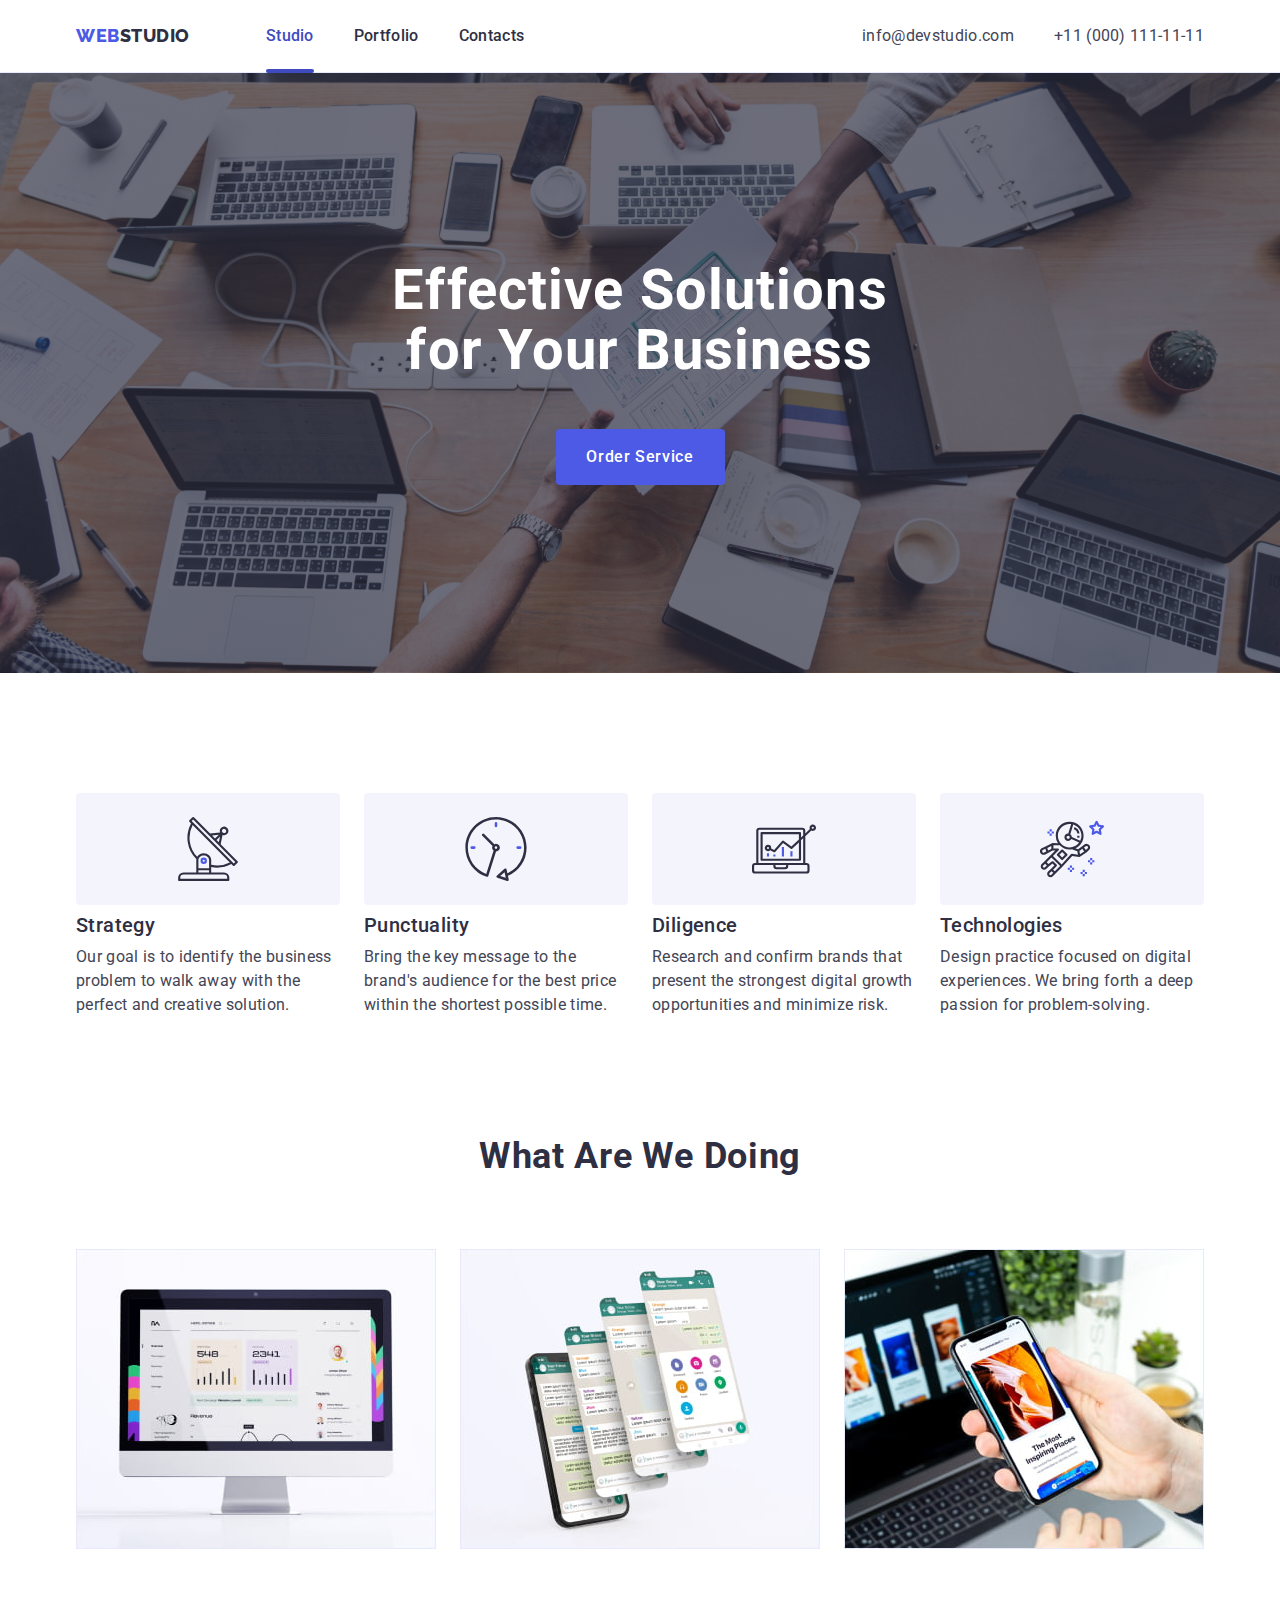
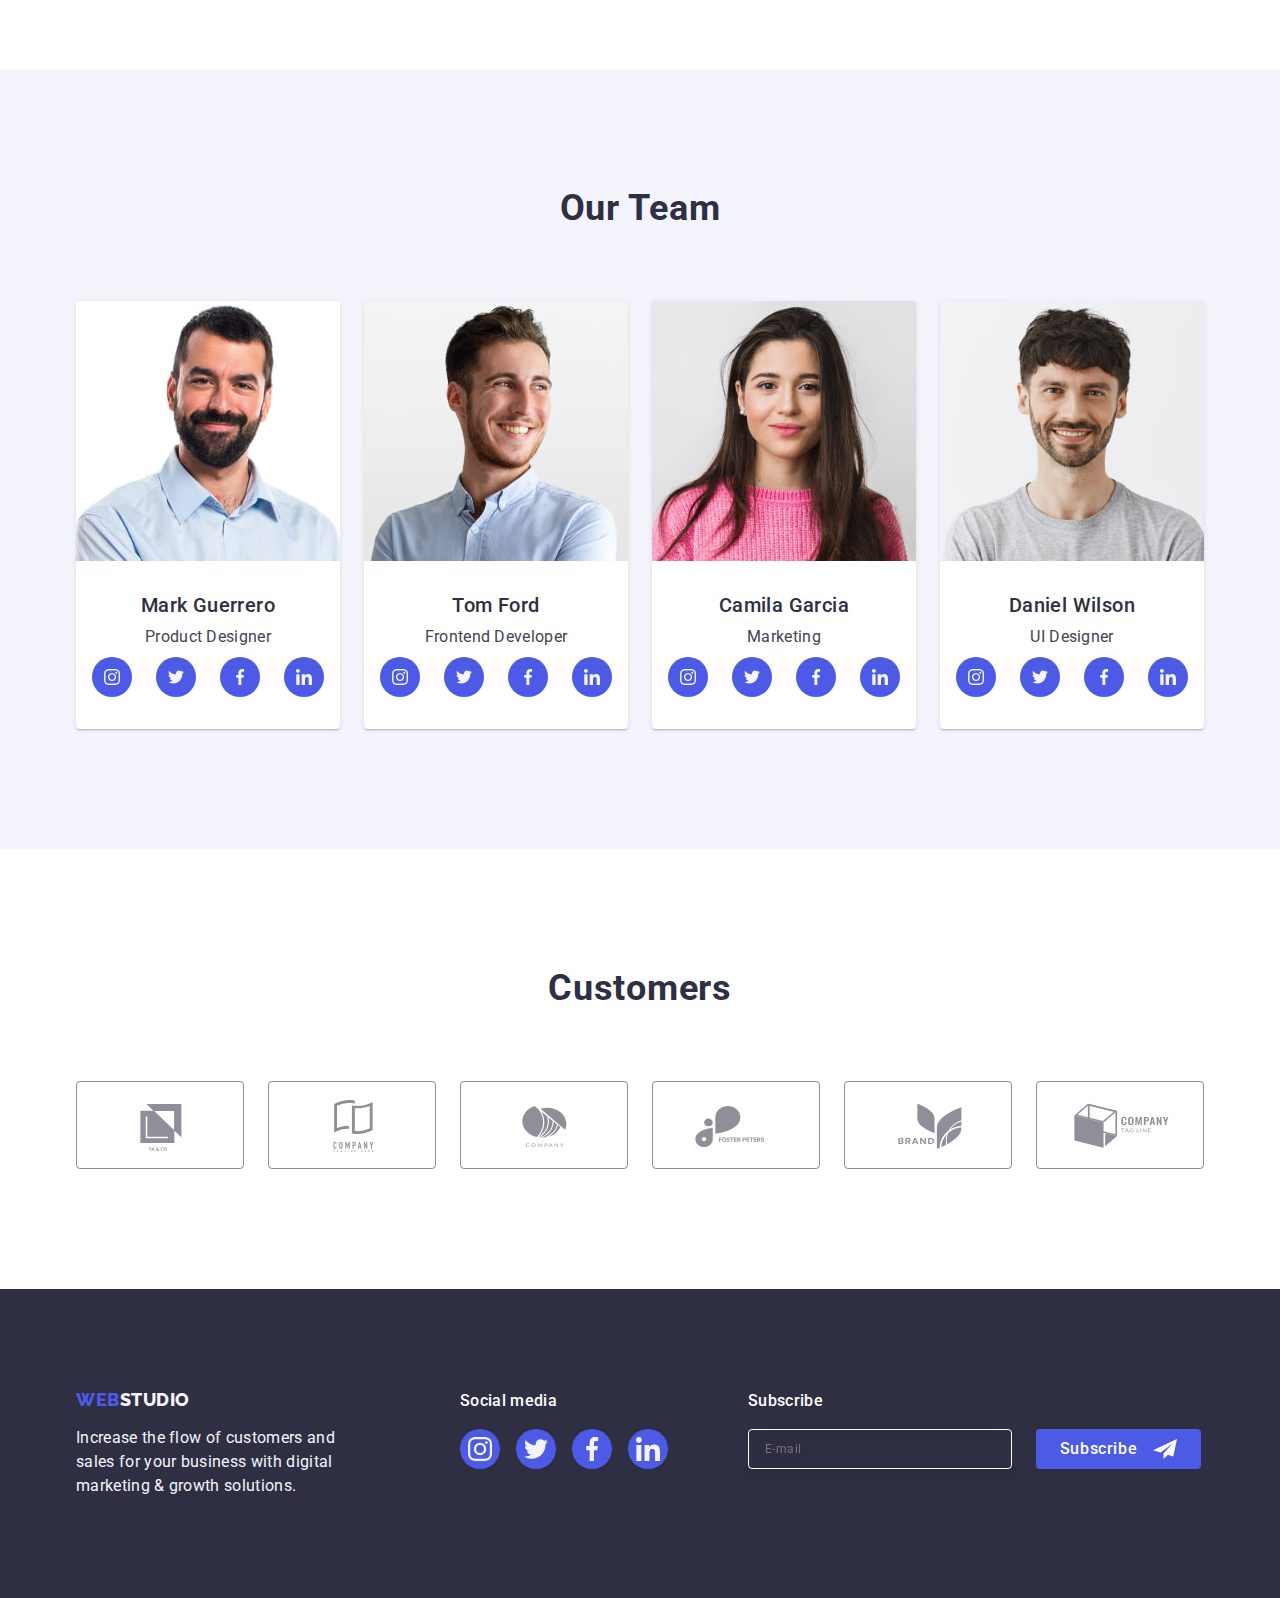
<file: index.html>
<!DOCTYPE html>
<html lang="en">
  <head>
    <meta charset="utf-8" />
    <meta
      name="description"
      content="find effective solutions for your business"
    />
    <title>Effective Solutions for Your Business</title>
    <!--fonts-->
    <link rel="preconnect" href="https://fonts.googleapis.com"/>
    <link rel="preconnect" href="https://fonts.gstatic.com" crossorigin/>
    <link href="https://fonts.googleapis.com/css2?family=Raleway:wght@800&family=Roboto:wght@400;500;700;900&display=swap" rel="stylesheet"/>
   <!-- normalize -->
   <link rel="stylesheet" href="https://cdn.jsdelivr.net/npm/modern-normalize@2.0.0/modern-normalize.min.css"/>
   <!-- Custom styles -->
    <link rel="stylesheet" href="./css/styles.css"/>
  </head>
  <body class="page">
      <header class="header">
        <div class="header-container container">
          <nav class="header-nav">
            <a class="header-logo link" href="./index.html">Web<span class="header-logo-black">Studio</span></a>
            <ul class="header-list list">
              <li class="header-item">
                <a class="header-link active link" href="./index.html">Studio</a>
              </li>
              <li class="header-item">
                <a class="header-link link" href="./portfolio.html">Portfolio</a>
              </li>
              <li class="header-item">
                <a class="header-link link" href="">Contacts</a>
              </li>
            </ul>
          </nav>
                <address class="address">
          <ul class="address-list list">
            <li class="address-list-item">
              <a class="address-list-link link" href="mailto:info@devstudio.com">info@devstudio.com</a>
            </li>
            <li class="address-list-item">
              <a class="address-list-link link" href="tel:+110001111111">+11 (000) 111-11-11</a>
            </li>
          </ul>
                 </address>
        </div>
      </header>

    <main class="main">
      <!-- hero section -->
      <section class="section hero">
        <div class="container">
          <h1 class="hero-tittle">
            Effective Solutions for Your Business
          </h1>
          <button class="hero-btn botton" type="button" data-modal-open>Order Service</button>
        </div>
      </section>
      <!-- 4 solutions -->
      <section class="section-solutions section">
        <div class="container">
          <h2 class ="solutions-title">Solutions</h2>
          <ul class="solutions-list list">
            <li class="solutions-list-item">
              <div class="solutions-icons">
                <svg class="solutions-item" width="64" height="64">
                  <use href="./images/icons.svg#antenna"></use>
                </svg>
              </div>
              <h3 class="solutions-list-name">Strategy</h3>
              <p class="solutions-list-text">
                Our goal is to identify the business problem to walk away with the perfect and creative solution.
              </p>
            </li>
            <li class="solutions-list-item">
              <div class="solutions-icons">
                <svg class="solutions-item" width="64" height="64">
                  <use href="./images/icons.svg#clock"></use>
                </svg>
              </div>
              <h3 class="solutions-list-name">Punctuality</h3>
              <p class="solutions-list-text">
                Bring the key message to the brand's audience for the best price within the shortest possible time.
              </p>
            </li>
            <li class="solutions-list-item">
              <div class="solutions-icons">
                <svg class="solutions-item" width="64" height="64">
                  <use href="./images/icons.svg#diagram"></use>
                </svg>
              </div>
              <h3 class="solutions-list-name">Diligence</h3>
              <p class="solutions-list-text">
                Research and confirm brands that present the strongest digital growth opportunities and minimize risk.
              </p>
            </li>
            <li class="solutions-list-item">
              <div class="solutions-icons">
                <svg class="solutions-item" width="64" height="64">
                  <use href="./images/icons.svg#astronaut"></use>
                </svg>
              </div>
              <h3 class="solutions-list-name">Technologies</h3>
              <p class="solutions-list-text">
                Design practice focused on digital experiences. We bring forth a deep passion for problem-solving.
              </p>
            </li>
          </ul>
        </div>
      </section>
      <!-- what we are doing -->
      <section class="section-tasks section">
        <div class="container">
          <h2 class="tasks-title">What are we doing</h2>
          <ul class="tasks-list list">
            <li class="tasks-list-item">
              <img class="tasks-list-img img" src="./images/tasks/img-1.jpg" alt="computer" width="360" height="300"/>
            </li>
            <li class="tasks-list-item">
              <img class="tasks-list-img img" src="./images/tasks/img-2.jpg" alt="screens" width="360" height="300"/>
            </li>
            <li class="tasks-list-item">
              <img class="tasks-list-img img" src="./images/tasks/img-3.jpg" alt="phone" width="360" height="300"/>
            </li>
          </ul>
        </div>
      </section>
      <!-- our team -->
      <section class="section-team section">
          <div class="container">
          <h2 class="team-title">Our Team</h2>
          <ul class="team-list list">
            <li class="team-list-item">
              <img class="team-list-img img" src="./images/team/img-1.jpg" alt="Mark Guerrero" width="264" height="260">
              <div class="team-container">
                <h3 class="team-list-name">Mark Guerrero</h3>
                <p class="team-list-text">Product Designer</p>
                <ul class="social-media-list list">
                  <li class="social-media-item">
                    <a class="social-media-link link" href="">
                    <svg class="social-media-icon" width="16" height="16">
                    <use href="./images/icons.svg#instagram">
                    </use>
                    </svg>
                    </a>
                  </li>
                  <li class="social-media-item">
                    <a class="social-media-link link" href="">
                      <svg class="social-media-icon" width="16" height="16">
                        <use href="./images/icons.svg#twitter">
                        </use>
                      </svg>
                    </a>
                  </li>
                  <li class="social-media-item">
                    <a class="social-media-link link" href="">
                      <svg class="social-media-icon" width="16" height="16">
                        <use href="./images/icons.svg#facebook">
                        </use>
                      </svg>
                    </a>
                  </li>
                  <li class="social-media-item">
                    <a class="social-media-link link" href="">
                      <svg class="social-media-icon" width="16" height="16">
                        <use href="./images/icons.svg#linkedin">
                        </use>
                      </svg>
                    </a>
                  </li>
                </ul>
              </div>
            </li>
            <li class="team-list-item">
              <img class="team-list-img img" src="./images/team/img-2.jpg" alt="Tom Ford" width="264" height="260">
              <div class="team-container">
                <h3 class="team-list-name">Tom Ford</h3>
                <p class="team-list-text">Frontend Developer</p>
                <ul class="social-media-list list">
                  <li class="social-media-item">
                    <a class="social-media-link link" href="">
                    <svg class="social-media-icon" width="16" height="16">
                    <use href="./images/icons.svg#instagram">
                    </use>
                    </svg>
                    </a>
                  </li>
                  <li class="social-media-item">
                    <a class="social-media-link link" href="">
                      <svg class="social-media-icon" width="16" height="16">
                        <use href="./images/icons.svg#twitter">
                        </use>
                      </svg>
                    </a>
                  </li>
                  <li class="social-media-item">
                    <a class="social-media-link link" href="">
                      <svg class="social-media-icon" width="16" height="16">
                        <use href="./images/icons.svg#facebook">
                        </use>
                      </svg>
                    </a>
                  </li>
                  <li class="social-media-item">
                    <a class="social-media-link link" href="">
                      <svg class="social-media-icon" width="16" height="16">
                        <use href="./images/icons.svg#linkedin">
                        </use>
                      </svg>
                    </a>
                  </li>
                </ul>
              </div>
            </li>
            <li class="team-list-item">
              <img class="team-list-img img" src="./images/team/img-3.jpg" alt="Camila Garcia" width="264" height="260">
              <div class="team-container">
                <h3 class="team-list-name">Camila Garcia</h3>
                <p class="team-list-text">Marketing</p>
                <ul class="social-media-list list">
                  <li class="social-media-item">
                    <a class="social-media-link link" href="">
                    <svg class="social-media-icon" width="16" height="16">
                    <use href="./images/icons.svg#instagram">
                    </use>
                    </svg>
                    </a>
                  </li>
                  <li class="social-media-item">
                    <a class="social-media-link link" href="">
                      <svg class="social-media-icon" width="16" height="16">
                        <use href="./images/icons.svg#twitter">
                        </use>
                      </svg>
                    </a>
                  </li>
                  <li class="social-media-item">
                    <a class="social-media-link link" href="">
                      <svg class="social-media-icon" width="16" height="16">
                        <use href="./images/icons.svg#facebook">
                        </use>
                      </svg>
                    </a>
                  </li>
                  <li class="social-media-item">
                    <a class="social-media-link link" href="">
                      <svg class="social-media-icon" width="16" height="16">
                        <use href="./images/icons.svg#linkedin">
                        </use>
                      </svg>
                    </a>
                  </li>
                </ul>
              </div>
            </li>
            <li class="team-list-item">
              <img class="team-list-img img" src="./images/team/img-4.jpg" alt="Daniel Wilson" width="264" height="260">
              <div class="team-container">
                <h3 class="team-list-name">Daniel Wilson</h3>
                <p class="team-list-text">UI Designer</p>
                <ul class="social-media-list list">
                  <li class="social-media-item">
                    <a class="social-media-link link" href="">
                    <svg class="social-media-icon" width="16" height="16">
                    <use href="./images/icons.svg#instagram">
                    </use>
                    </svg>
                    </a>
                  </li>
                  <li class="social-media-item">
                    <a class="social-media-link link" href="">
                      <svg class="social-media-icon" width="16" height="16">
                        <use href="./images/icons.svg#twitter">
                        </use>
                      </svg>
                    </a>
                  </li>
                  <li class="social-media-item">
                    <a class="social-media-link link" href="">
                      <svg class="social-media-icon" width="16" height="16">
                        <use href="./images/icons.svg#facebook">
                        </use>
                      </svg>
                    </a>
                  </li>
                  <li class="social-media-item">
                    <a class="social-media-link link" href="">
                      <svg class="social-media-icon" width="16" height="16">
                        <use href="./images/icons.svg#linkedin">
                        </use>
                      </svg>
                    </a>
                  </li>
                </ul>
              </div>
            </li>
          </ul>
        </div>
      </section>
      <!-- customers-->
      <section class="section-customers">
        <div class="container">
        <h2 class="customers-title">Customers</h2>
          <ul class="clients-list list">
            <li class="clients-item">
              <a class="clients-link" href="" aria-label="logo-1">
                <svg class="clients-icon" width="104" height="56">
                  <use href="./images/icons.svg#logo-1"></use>
                </svg>
              </a>
            </li>
            <li class="clients-item">
              <a class="clients-link" href="" aria-label="logo-2">
                <svg class="clients-icon" width="104" height="56">
                  <use href="./images/icons.svg#logo-2"></use>
                </svg>
              </a>
            </li>
            <li class="clients-item">
              <a class="clients-link" href="" aria-label="logo-3">
                <svg class="clients-icon" width="104" height="56">
                  <use href="./images/icons.svg#logo-3"></use>
                </svg>
              </a>
            </li>
            <li class="clients-item">
              <a class="clients-link" href="" aria-label="logo-4">
                <svg class="clients-icon" width="104" height="56">
                  <use href="./images/icons.svg#logo-4"></use>
                </svg>
              </a>
            </li>
            <li class="clients-item">
              <a class="clients-link" href="" aria-label="logo-5">
                <svg class="clients-icon" width="104" height="56">
                  <use href="./images/icons.svg#logo-5"></use>
                </svg>
              </a>
            </li>
            <li class="clients-item">
              <a class="clients-link" href="" aria-label="logo-6">
                <svg class="clients-icon" width="104" height="56">
                  <use href="./images/icons.svg#logo-6"></use>
                </svg>
              </a>
            </li>
          </ul>
      </div>
    </section>

    </main>
    <footer class="footer">
      <div class="footer-container container">
        <div class="footer-main-text">
          <a class="footer-logo link" href="./index.html">Web<span class="footer-logo-white">Studio</span></a>
          <p class="footer-text">Increase the flow of customers and sales for your business with digital marketing & growth solutions.
          </p>
        </div>
            <div class="social-media-container">
              <p class="social-media-text">Social media</p>
          <ul class="social-media-list-footer list">
            <li class="social-media-item">
              <a class="social-media-link-footer link" href="">
              <svg class="social-media-icon" width="24" height="24">
              <use href="./images/icons.svg#instagram">
              </use>
              </svg>
              </a>
            </li>
            <li class="social-media-item">
              <a class="social-media-link-footer link" href="">
                <svg class="social-media-icon" width="24" height="24">
                  <use href="./images/icons.svg#twitter">
                  </use>
                </svg>
              </a>
            </li>
            <li class="social-media-item">
              <a class="social-media-link-footer link" href="">
                <svg class="social-media-icon" width="24" height="24">
                  <use href="./images/icons.svg#facebook">
                  </use>
                </svg>
              </a>
            </li>
            <li class="social-media-item">
              <a class="social-media-link-footer link" href="">
                <svg class="social-media-icon" width="24" height="24">
                  <use href="./images/icons.svg#linkedin">
                  </use>
                </svg>
              </a>
            </li>
          </ul>
        </div>
          <div class="subscribe-container">
            <p class="subscribe-container-title">Subscribe</p>
          <form class="subscribe-form" name="subscribe_form">
            <label class="subscribe-form-field">
              <input class="subscribe-form-input" name="subscribe-form-email" type="email" placeholder="E-mail"/> 
              </label>
              <button class="subscribe-btn" type="submit">
                Subscribe
              <svg class="subscribe-btn-icon" width="24" height="24">
                <use href="./images/icons.svg#plane"></use>
              </svg>
            </button>
        </form>
        </div>
      </div>
    </footer>
    <!--Modal window-->
    <div class="backdrop is-hidden" data-modal>
      <div class="modal">
        <button class="modal-button" type="button" data-modal-close>
        <svg class="modal-icon" width="8" height="8">
          <use href="./images/icons.svg#cross"></use>
        </svg>
      </button>

      <p class="modal-tittle">Leave your contacts and we will call you back</p>
      <form class="modal-form" name="contacts-form">
        <div class="modal-form-name-container">
        <label class="modal-form-field" for="user-name">Name</label>
          <div class="modal-form-field-container">
          <input class="modal-form-input" type="text" name="user-name" id="user-name"/>
          <svg class="modal-form-icon" width="18" height="24">
            <use href="./images/icons.svg#person"></use>
          </svg>
          </div>
        </div>

        <div class="modal-form-name-container">
          <label class="modal-form-field" for="user-phone">Phone</label>
          <div class="modal-form-field-container">
          <input class="modal-form-input" type="tel" name="user-phone" id="user-phone"/>
          <svg class="modal-form-icon" width="18" height="24">
            <use href="./images/icons.svg#phone"></use>
          </svg>
          </div>
        </div>

        <div class="modal-form-name-container">
          <label class="modal-form-field" for="user-email">Email</label>
          <div class="modal-form-field-container">
          <input class="modal-form-input" type="email" name="user-email" id="user-email"/>
          <svg class="modal-form-icon" width="18" height="24">
            <use href="./images/icons.svg#email"></use>
          </svg>
          </div>
        </div>

        <div class="modal-form-comment-container">
          <label class="modal-form-field" for="user-comment">Comment</label>
          <textarea class="modal-form-comment" name="user-comment" id="user-comment" placeholder="Text input"></textarea>
        </div>        
        <div class="modal-form-checkbox-container">
            <input class="modal-form-checkbox visually-hidden" type="checkbox" id="user-privacy" value="true" name="user-privacy">
            <label class="modal-form-agreement" for="user-privacy">
            <span class="modal-form-custom-checkbox">
              <svg class="modal-form-checkbox-icon" width="10" height="8">
                <use href="./images/icons.svg#click"></use>
              </svg>
            </span>
            I accept the terms and conditions of the
            <a class="modal-form-link link" href="#">Privacy Policy</a>
          </label>
        </div>
        <button class="modal-btn button" type="submit">Send</button>
      </form>
      </div>
    </div>
    <script src="./js/modal.js">
    </script>
  </body>
</html>
</file>
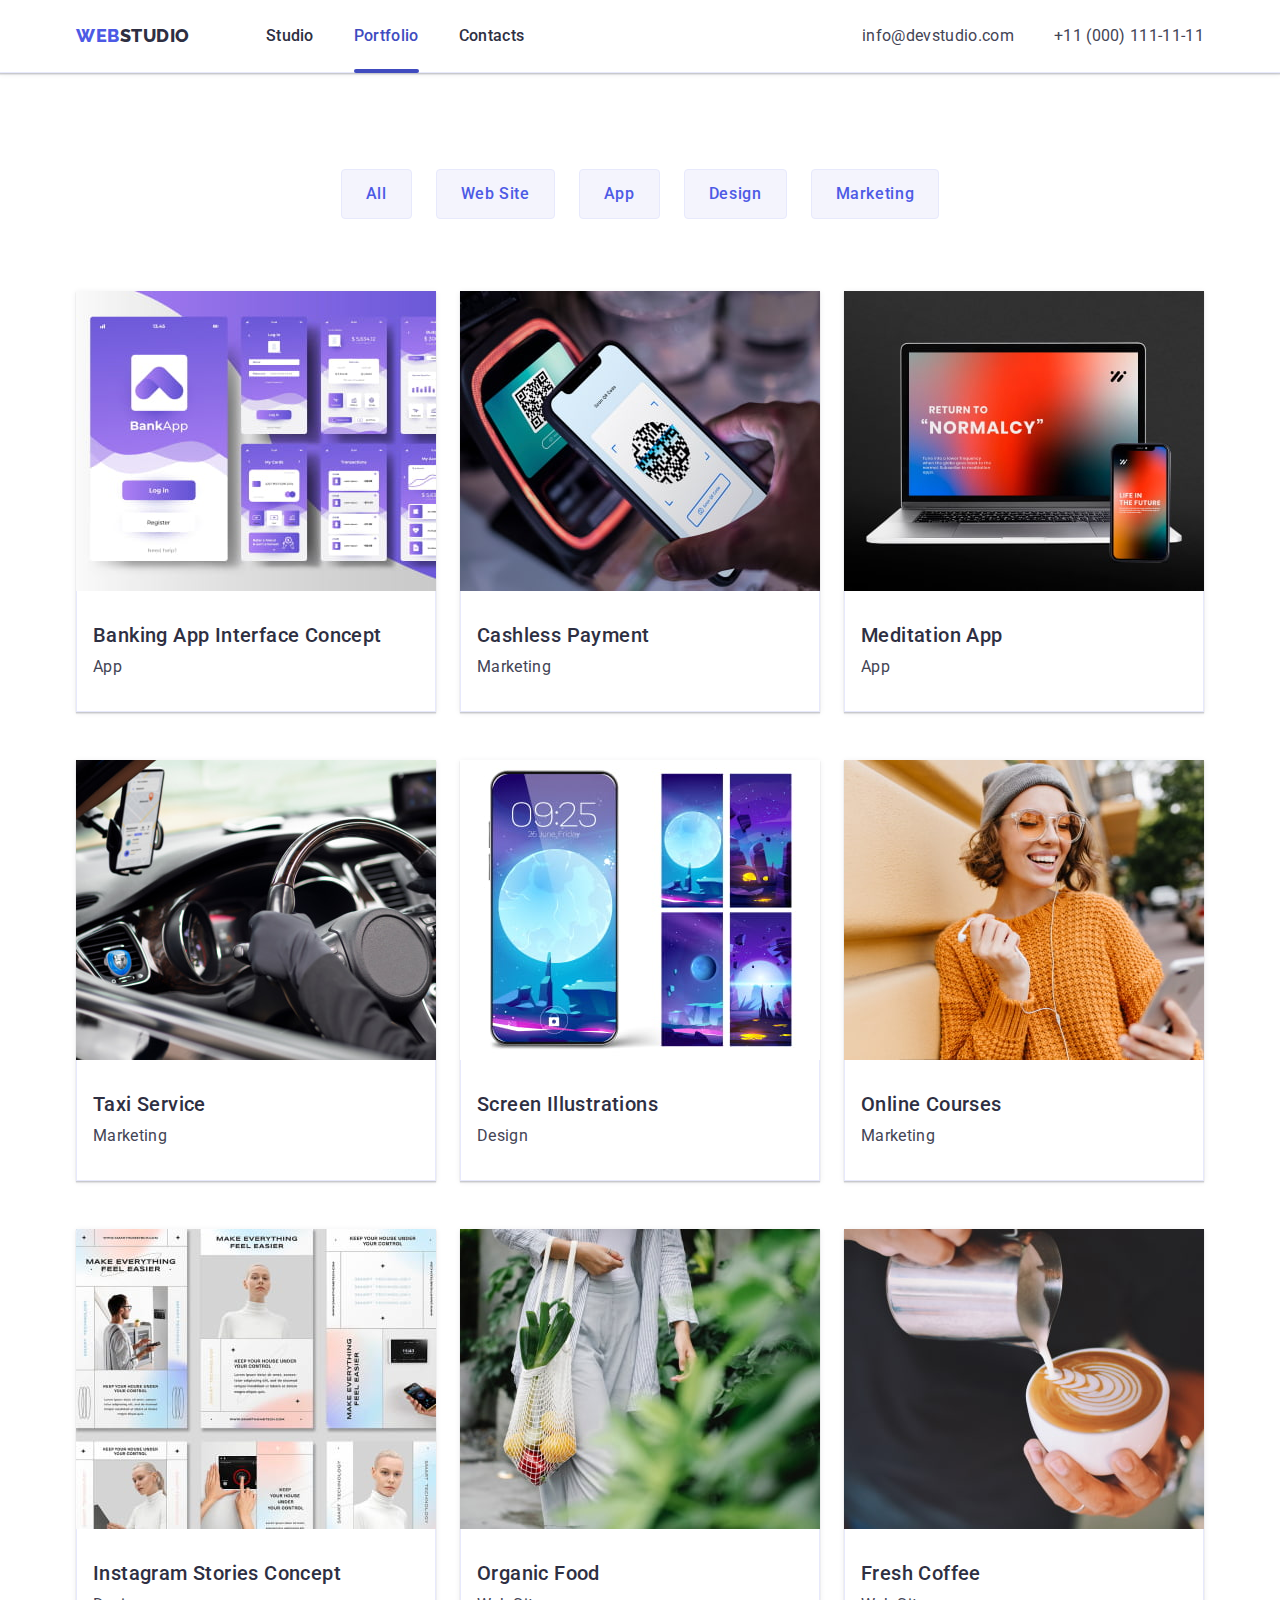
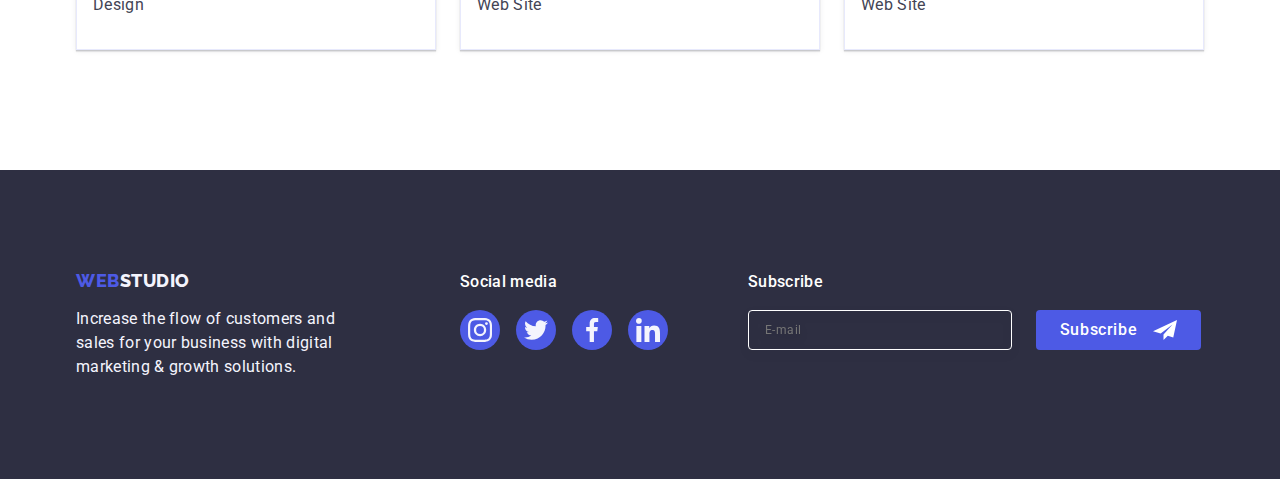
<file: portfolio.html>
<!DOCTYPE html>
<html lang="en">
  <head>
    <meta charset="utf-8" />
    <meta
      name="description"
      content="portfolio"
    />
    <title>Portfolio page</title>
    <link rel="preconnect" href="https://fonts.googleapis.com">
    <link rel="preconnect" href="https://fonts.gstatic.com" crossorigin>
    <link href="https://fonts.googleapis.com/css2?family=Raleway:wght@800&family=Roboto:wght@400;500;700;900&display=swap" rel="stylesheet">
    <!-- normalize -->
    <link rel="stylesheet" href="https://cdn.jsdelivr.net/npm/modern-normalize@2.0.0/modern-normalize.min.css"/>
   <!-- Custom styles -->
    <link rel="stylesheet" href="./css/styles.css">
  </head>

  <body class="page">
    <header class="header">
      <div class="header-container container">
        <nav class="header-nav">
          <a class="header-logo link" href="./index.html">Web<span class="header-logo-black">Studio</span></a>
          <ul class="header-list list">
            <li class="header-item">
              <a class="header-link link" href="./index.html">Studio</a>
            </li>
            <li class="header-item">
              <a class="header-link active link" href="./portfolio.html">Portfolio</a>
            </li>
            <li class="header-item">
              <a class="header-link link" href="">Contacts</a>
            </li>
          </ul>
        </nav>
              <address class="address">
        <ul class="address-list list">
          <li class="address-list-item">
            <a class="address-list-link link" href="mailto:info@devstudio.com">info@devstudio.com</a>
          </li>
          <li class="address-list-item">
            <a class="address-list-link link" href="tel:+110001111111">+11 (000) 111-11-11</a>
          </li>
        </ul>
               </address>
      </div>
    </header>
    <main>
        <!--projects-->
        <section class="section-projects">
              <div class="buttons-container container">
                <h1 class="portfolio-buttons">Buttons</h1>
                <ul class="projects-filters list">
                    <!--buttons-->
                    <li class="projects-filters-item">
                        <button class="filter-button" type="button">All</button>
                    </li>
                    <li class="projects-filters-item">
                        <button class="filter-button" type="button">Web Site</button>
                    </li>
                    <li class="projects-filters-item">
                        <button class="filter-button" type="button">App</button>
                    </li>
                    <li class="projects-filters-item">
                        <button class="filter-button" type="button">Design</button>
                    </li>
                    <li class="projects-filters-item">
                        <button class="filter-button" type="button">Marketing</button>
                    </li>
                </ul>
                <ul class="projects-list list">
                     <!--projects-->
                    <li class="projects-list-item">
                      <a href="" class="projects-list-img link">
                        <div class="projects-img-container">
                          <img class="img" src="./images/portfolio/img-1.jpg" alt="Banking App" width="360" height="300">
                          <p class="overlay-description">14 Stylish and User-Friendly App Design Concepts · Task Manager App · Calorie Tracker App · Exotic Fruit Ecommerce App · Cloud Storage App</p>
                        </div>
                        <div class="projects-container">
                          <h2 class="projects-list-tittle">Banking App Interface Concept</h2>
                          <p class="projects-list-text">App</p>
                        </div>
                      </a>
                    </li>
                    <li class="projects-list-item item-overlay">
                        <a href="" class="projects-list-img link">
                        <div class="projects-img-container">
                        <img class="img" src="./images/portfolio/img-2.jpg" alt="Cashless Payment" width="360" height="300">
                        <p class="overlay-description">14 Stylish and User-Friendly App Design Concepts · Task Manager App · Calorie Tracker App · Exotic Fruit Ecommerce App · Cloud Storage App</p>
                      </div>
                      <div class="projects-container">
                          <h2 class="projects-list-tittle">Cashless Payment</h2>
                          <p class="projects-list-text">Marketing</p>
                        </div>
                      </a>
                      </li>
                    <li class="projects-list-item">
                      <a href="" class="projects-list-img link">
                        <div class="projects-img-container"> 
                        <img class="img" src="./images/portfolio/img-3.jpg" alt="Computer and Phone" width="360" height="300">
                        <p class="overlay-description">14 Stylish and User-Friendly App Design Concepts · Task Manager App · Calorie Tracker App · Exotic Fruit Ecommerce App · Cloud Storage App</p>
                      </div>
                        <div class="projects-container">
                          <h2 class="projects-list-tittle">Meditation App</h2>
                          <p class="projects-list-text">App</p>
                        </div>
                      </a>
                    </li>
                    <li class="projects-list-item">
                      <a href="" class="projects-list-img link">
                        <div class="projects-img-container"> 
                        <img class="img" src="./images/portfolio/img-4.jpg" alt="Handlebar" width="360" height="300">
                        <p class="overlay-description">14 Stylish and User-Friendly App Design Concepts · Task Manager App · Calorie Tracker App · Exotic Fruit Ecommerce App · Cloud Storage App</p>
                      </div>
                        <div class="projects-container">
                          <h2 class="projects-list-tittle">Taxi Service</h2>
                          <p class="projects-list-text">Marketing</p>
                        </div>
                      </a>
                    </li>
                    <li class="projects-list-item">
                      <a href="" class="projects-list-img link">
                        <div class="projects-img-container"> 
                        <img class="img" src="./images/portfolio/img-5.jpg" alt="Screens" width="360" height="300">
                        <p class="overlay-description">14 Stylish and User-Friendly App Design Concepts · Task Manager App · Calorie Tracker App · Exotic Fruit Ecommerce App · Cloud Storage App</p>
                      </div>
                        <div class="projects-container">
                          <h2 class="projects-list-tittle">Screen Illustrations</h2>
                          <p class="projects-list-text">Design</p>
                        </div>
                      </a>
                    </li>
                    <li class="projects-list-item">
                      <a href="" class="projects-list-img link">
                        <div class="projects-img-container"> 
                        <img class="img" src="./images/portfolio/img-6.jpg" alt="Woman" width="360" height="300">
                        <p class="overlay-description">14 Stylish and User-Friendly App Design Concepts · Task Manager App · Calorie Tracker App · Exotic Fruit Ecommerce App · Cloud Storage App</p>
                      </div>
                        <div class="projects-container">
                          <h2 class="projects-list-tittle">Online Courses</h2>
                          <p class="projects-list-text">Marketing</p>
                        </div>
                      </a>
                    </li>
                    <li class="projects-list-item">
                      <a href="" class="projects-list-img link">
                        <div class="projects-img-container"> 
                        <img class="img" src="./images/portfolio/img-7.jpg" alt="Instagram stories" width="360" height="300">
                        <p class="overlay-description">14 Stylish and User-Friendly App Design Concepts · Task Manager App · Calorie Tracker App · Exotic Fruit Ecommerce App · Cloud Storage App</p>
                      </div>
                        <div class="projects-container">
                          <h2 class="projects-list-tittle">Instagram Stories Concept</h2>
                          <p class="projects-list-text">Design</p>
                        </div>
                      </a>
                    </li>
                    <li class="projects-list-item">
                      <a href="" class="projects-list-img link">
                        <div class="projects-img-container"> 
                        <img class="img" src="./images/portfolio/img-8.jpg" alt="Fruits" width="360" height="300">
                        <p class="overlay-description">14 Stylish and User-Friendly App Design Concepts · Task Manager App · Calorie Tracker App · Exotic Fruit Ecommerce App · Cloud Storage App</p>
                      </div>
                        <div class="projects-container">
                          <h2 class="projects-list-tittle">Organic Food</h2>
                          <p class="projects-list-text">Web Site</p>
                        </div>
                      </a>
                    </li>
                    <li class="projects-list-item">
                      <a href="" class="projects-list-img link">
                        <div class="projects-img-container"> 
                        <img class="img" src="./images/portfolio/img-9.jpg" alt="Latte" width="360" height="300">
                        <p class="overlay-description">14 Stylish and User-Friendly App Design Concepts · Task Manager App · Calorie Tracker App · Exotic Fruit Ecommerce App · Cloud Storage App</p>
                      </div>
                        <div class="projects-container">
                          <h2 class="projects-list-tittle">Fresh Coffee</h2>
                          <p class="projects-list-text">Web Site</p>
                        </div>
                      </a>
                    </li>
                </ul>
              </div>
        </section>
    </main>
    <footer class="footer">
      <div class="footer-container container">
        <div class="footer-main-text">
          <a class="footer-logo link" href="./index.html">Web<span class="footer-logo-white">Studio</span></a>
          <p class="footer-text">Increase the flow of customers and sales for your business with digital marketing & growth solutions.
          </p>
        </div>
            <div class="social-media-container">
              <p class="social-media-text">Social media</p>
          <ul class="social-media-list-footer list">
            <li class="social-media-item">
              <a class="social-media-link-footer link" href="">
              <svg class="social-media-icon" width="24" height="24">
              <use href="./images/icons.svg#instagram">
              </use>
              </svg>
              </a>
            </li>
            <li class="social-media-item">
              <a class="social-media-link-footer link" href="">
                <svg class="social-media-icon" width="24" height="24">
                  <use href="./images/icons.svg#twitter">
                  </use>
                </svg>
              </a>
            </li>
            <li class="social-media-item">
              <a class="social-media-link-footer link" href="">
                <svg class="social-media-icon" width="24" height="24">
                  <use href="./images/icons.svg#facebook">
                  </use>
                </svg>
              </a>
            </li>
            <li class="social-media-item">
              <a class="social-media-link-footer link" href="">
                <svg class="social-media-icon" width="24" height="24">
                  <use href="./images/icons.svg#linkedin">
                  </use>
                </svg>
              </a>
            </li>
          </ul>
        </div>
        <div class="subscribe-container">
          <p class="subscribe-container-title">Subscribe</p>
        <form class="subscribe-form" name="subscribe_form">
          <label class="subscribe-form-field">
            <input class="subscribe-form-input" name="subscribe-form-email" type="email" placeholder="E-mail"/> 
            </label>
            <button class="subscribe-btn" type="submit">
              Subscribe
            <svg class="subscribe-btn-icon" width="24" height="24">
              <use href="./images/icons.svg#plane"></use>
            </svg>
          </button>
      </form>
      </div>
      </div>
    </footer>
    </body>
</html>
</file>
<file: css/styles.css>
:root {
    --primary-black-color: #434455;
    --button-color: #4d5ae5;
    --background-color-button: #F4F4FD;
    --background-color: #FFFFFF;
    --logo-text-color: #4d5ae5;
    --header-logo-span-color: #2e2f42;
    --footer-logo-span-color: #f4f4fd;
    --botton-border-color: #e7e9fc;
    --tittle-color: #2e2f42;
    --customers-icon-color: #8E8F99;
    --footer-text-color: #FFFFFF;
    --modal-text-color: #8E8F99;
    --modal-color: #404bbf;
}

/* Reset */
h1,
h2,
h3,
h4,
h5,
h6,
p {
    margin: 0;
}
ul,
ol {
    margin: 0;
    padding: 0;
}

link {
    text-decoration: none;
}
.list {list-style: none;}
.link {text-decoration: none}

body { font-family: "Roboto", sans-serif; 
    color: var(--primary-black-color);
    background-color: var(--background-color);
}

button { 
cursor: pointer;
font-family: "Roboto", sans-serif;
display: block;
margin: 0 auto;
}

.container {
width: 1158px;
padding-left: 15px;
padding-right: 15px;
margin-left: auto;
margin-right: auto;
}

.section {
}

.img {
height: auto;
width: 100%;
display: block;
}

/* header */

.header {
border-bottom: 1px solid #e7e9fc;
box-shadow: 0px 2px 1px rgba(46, 47, 66, 0.08), 0px 1px 1px rgba(46, 47, 66, 0.16), 0px 1px 6px rgba(46, 47, 66, 0.08); 
}

.header-container {
display: flex;
align-items: center;
justify-content: space-between;
}

.header-nav {
display: flex;
align-items: center;
}

.header-logo { 
margin-right: 76px;
font-family: "Raleway", sans-serif;
font-style: normal;
font-weight: 800;
font-size: 18px;
line-height: 1.17;
letter-spacing: 0.03em;
text-transform: uppercase;
text-decoration: none;
color: var(--logo-text-color);
}
.header-logo-black { 
color: var(--header-logo-span-color);
}

.header-list {
display: flex;
align-items: center;
gap: 40px;
}
.header-item {
}

.header-link {
position: relative;
font-weight: 500;
font-size: 16px;
line-height: 1.5;
letter-spacing: 0.02em;
text-decoration: none;
color: #2E2F42;
display: block;
padding: 24px 0;
transition: color 250ms cubic-bezier(0.4, 0, 0.2, 1);
}

.header-link.active {
color: #404bbf;
}

.header-link.active::after {
content: "";
position: absolute;
bottom: -1px;
left: 0;
display: block;
width: 100%;
height: 4px;
border-radius: 2px;
background-color: #404bbf;
}

.header-link:hover,
.header-link:focus {
color: #404bbf;
}

.address {
font-style: normal;
}

.address-list {
    display: flex;
    align-items: center;
    gap: 40px;
}

.address-list-item {

}
.address-list-link {
font-size: 16px;
line-height: 1.5;
letter-spacing: 0.02em;
text-decoration: none;
color: #434455;
transition: color 250ms cubic-bezier(0.4, 0, 0.2, 1);
}

.address-list-link:hover,
.address-list-link:focus {
    color: #404bbf;
}

/* hero style */

.main {
}

.hero {
    max-width: 1440px;
    margin: 0 auto;
    padding-top: 188px;
    padding-bottom: 188px;
    background-color: #2E2F42;
    background-image: linear-gradient(rgba(46, 47, 66, 0.70), rgba(46, 47, 66, 0.70)),
    url(../images/background/people-office.jpg);
    background-repeat: no-repeat;
    background-position: center;
    background-size: cover;
}
.hero-tittle {
    max-width: 496px;
    font-weight: 700;
    font-size: 56px;
    text-align: center;
    line-height: 1.07;
    letter-spacing: 0.02em;
    color: #FFFFFF;
    margin: 0 auto;
    margin-bottom: 48px;
}
.hero-btn {
display: block;
min-width: 169px;
height: 56px;
border: none;
border-radius: 4px; 
font-weight: 500;
font-size: 16px;
line-height: 1.5;
letter-spacing: 0.04em;
color: #FFFFFF;
background-color: var(--button-color);
transition: background-color 250ms cubic-bezier(0.4, 0, 0.2, 1);
}

.hero-btn:hover,
.hero-btn:focus {
    background-color: #404BBF;
}

/* section solutions */

.section-solutions {
padding: 120px 0;
}

.solutions-title {
visibility: hidden;
position: absolute;
width: 1px;
height: 1px;
margin: -1px;
border: 0;
padding: 0;
white-space: nowrap;
clip-path: inset(100%);
clip: rect(0 0 0 0);
overflow: hidden;
}

.solutions-icons {
    display: flex;
    align-items: center;
    justify-content: center;
    height: 112px;
    background-color: #f4f4fd;
    border-radius: 4px;
    margin-bottom: 8px; 
}

.solutions-list {
display: flex;
width: 1128px;
justify-content: space-between;
margin: auto;
gap: 24px;
}
.solutions-list-item {
width: calc((100% - 48px) / 3);
}
.solutions-list-name {
font-weight: 500;
font-size: 20px;
line-height: 1.2;
letter-spacing: 0.02em;
color: var(--tittle-color);
margin-bottom: 8px;
}

.solutions-list-text {
font-weight: 400;
font-size: 16px;
line-height: 1.5;
letter-spacing: 0.02em;
color: #434455;
}

/* section tasks */

.section-tasks {
padding-bottom: 120px;
}
.tasks {
}
.tasks-title {
font-weight: 700;
font-size: 36px;
text-align: center;
line-height: 1.11;
letter-spacing: 0.02em;
text-transform: capitalize;
color: var(--tittle-color);
margin-bottom: 72px;
}
.tasks-list {
display: flex;
gap: 24px;
}
.tasks-list-item {
width: calc((100% - 48px) / 3);
}
.tasks-list-img {
}

/* section team */

.section-team {
padding-top: 120px;
padding-bottom: 120px;
background: #F4F4FD;
}

.team-title {
font-weight: 700px;
font-size: 36px;
text-align: center;
line-height: 1.11;
letter-spacing: 0.02em;
text-transform: capitalize;
color: var(--tittle-color);
margin-bottom: 72px;
}
.team-list {
display: flex;
gap: 24px;
}

.team-list-item {
background: #FFFFFF;
width: calc((100% - 72px) / 4);
box-shadow: 0px 1px 6px rgba(46, 47, 66, 0.08), 0px 1px 1px rgba(46, 47, 66, 0.16), 0px 2px 1px rgba(46, 47, 66, 0.08); 
border-radius: 0px 0px 4px 4px;
}
.team-list-img {
}

.team-container {
    padding: 32px 0;
}

.team-list-name {
text-align: center; 
font-weight: 500;
font-size: 20px;
line-height: 1.2;
letter-spacing: 0.02em;
color: var(--tittle-color);
margin-bottom: 8px;
}
.team-list-text {
font-weight: 400;
font-size: 16px;
line-height: 1.5;
letter-spacing: 0.02em;
color: #434455;
text-align: center;
margin-bottom: 8px;
}

.social-media-list {
    display: flex;
    justify-content: center; 
    gap: 24px; 
}
.social-media-item {
    width: 40px;
    height: 40px;
}

.social-media-link {
    display: flex;
    align-items: center;
    justify-content: center;
    width: 100%;
    height: 100%;
    background-color: var(--button-color);
    border-radius: 50%;
    transition: background-color 250ms cubic-bezier(0.4, 0, 0.2, 1); 
}

.social-media-link:hover,
.social-media-link:focus {
    background-color: #404bbf; 
}

.social-media-icon {
    fill: var(--background-color-button)
}

/* customers */

.section-customers {
    padding-top: 120px;
    padding-bottom: 120px;
}

.customers-title {
color: var(--tittle-color);
text-align: center;
font-size: 36px;
font-weight: 700;
line-height: 1.11;
letter-spacing: 0.72px;
margin-bottom: 72px;
}

.clients-list {
    display: flex;
    justify-content: center;
    gap: 24px;
}
.clients-item {
    width: calc((100% - 120px) / 6);
    height: 88px;
}
.clients-link {
    display: flex;
    align-items: center;
    justify-content: center;
    height: 100%;
    width: 100%;
    border: 1px solid #8E8F99;
    border-radius: 4px;
    color: var(--customers-icon-color);
    transition: border-color 250ms cubic-bezier(0.4, 0, 0.2, 1), color 250ms cubic-bezier(0.4, 0, 0.2, 1);
}
.clients-icon {
    fill: currentColor;
}
.clients-link:hover,
.clients-link:focus {
color: #404bbf;
border-color: #404BBF;
}

.clients-link:hover .clients-icon {
    fill: #404BBF;
}

.footer {
background-color: #2E2F42;
padding-top: 100px;
padding-bottom: 100px;
}
.footer-logo {
font-family: "Raleway", sans-serif;
font-weight: 800;
font-size: 18px;
line-height: 1.17;
letter-spacing: 0.03em;
text-transform: uppercase;
text-decoration: none;
color: var(--logo-text-color);
display: inline-block;
margin-bottom: 16px;
}

.footer-logo-white { 
color: var(--footer-logo-span-color);
}

.footer-text {
font-size: 16px;
line-height: 1.5;
letter-spacing: 0.02em;
color: #F4F4FD;
max-width: 264px;
}

.footer-container {
display: flex;
align-items: baseline;
}

.footer-main-text {
margin-right: 120px;
}

.social-media-container {
margin-right: 80px;
}

.social-media-text {
font-size: 16px;
font-weight: 500;
line-height: 1.5;
letter-spacing: 0.02em;
color: var(--footer-text-color);
margin-bottom: 16px;
}

.social-media-list-footer {
display: flex;
gap: 16px; 
}

.social-media-item {
width: 40px;
height: 40px;
}

.social-media-link-footer {
    display: flex;
    align-items: center;
    justify-content: center; 
    width: 100%;
    height: 100%;
    background-color: var(--button-color);
    border-radius: 50%;
    transition: background-color 250ms cubic-bezier(0.4, 0, 0.2, 1);
}

.social-media-link-footer:hover,
.social-media-link-footer:focus {
    background-color: #31d0aa; 
}

/*subscribe-form*/

.subscribe-container {
}
.subscribe-container-title {
    margin-bottom: 16px;
    font-weight: 500; 
    font-size: 16px;
    line-height: 1.5;
    letter-spacing: 0.02em;
    color: #FFFFFF;
}
.subscribe-form {
display: flex;
gap: 24px;
}
.subscribe-form-field {
}
.subscribe-form-title {
}
.subscribe-form-input {
width: 264px;
height: 40px;
font-size: 12px;
line-height: 1.5;
letter-spacing: 0.04em;
padding-left: 16px;
filter: drop-shadow(0px 4px 4px rgba(0, 0, 0, 0.15));
color: #FFFFFF;
border-radius: 4px;
border: 1px solid #FFFFFF;
background-color: transparent;
}

.subscribe-btn {
display: flex;
align-items: center;
justify-content: center;
font-family: "Roboto", sans-serif;
font-size: 16px;
font-weight: 500;
line-height: 1.5;
letter-spacing: 0.04em;
color: #FFFFFF;
min-width: 165px;
cursor: pointer;
background-color: #4D5AE5;
border: none;
border-radius: 4px;
height: 40px;
transition: background-color 250ms cubic-bezier(0.4, 0, 0.2, 1);
}

.subscribe-btn:hover,
.subscribe-btn:focus {
background-color: #404BBF;
}

.subscribe-btn-icon {
margin-left: 16px;
fill: #FFFFFF;
}

/* portfolio */

.section-projects {
padding-top: 96px; 
padding-bottom: 120px;
}

.portfolio-buttons{
visibility: hidden;
position: absolute;
width: 1px;
height: 1px;
margin: -1px;
border: 0;
padding: 0;
white-space: nowrap;
clip-path: inset(100%);
clip: rect(0 0 0 0);
overflow: hidden;
}

.projects-filters {
display: flex;
justify-content: center;
gap: 24px;
margin-bottom: 72px;
}
.projects-filters-item {
}

.filter-button {
font-weight: 500;
font-size: 16px;
line-height: 1.5;
letter-spacing: 0.04em;
color: var(--button-color);
background-color: var(--background-color-button);
padding: 12px 24px;
border: 1px solid var(--botton-border-color);
border-radius: 4px;
transition: color 250ms cubic-bezier(0.4, 0, 0.2, 1), background-color 250ms cubic-bezier(0.4, 0, 0.2, 1), border-color 250ms cubic-bezier(0.4, 0, 0.2, 1), box-shadow 250ms cubic-bezier(0.4, 0, 0.2, 1); 
}
.filter-button:hover,
.filter-button:focus {
color: #FFFFFF;
background-color: #404BBF;
border: 1px solid transparent;
box-shadow: 0px 3px 1px rgba(0, 0, 0, 0.1), 0px 2px 1px rgba(0, 0, 0, 0.08), 0px 2px 2px rgba(0, 0, 0, 0.12);
}

/* projects */

.projects-list {
display: flex;
flex-wrap: wrap;
column-gap: 24px;
row-gap: 48px;
padding: 0;
}
.projects-list-item {
width: calc((100% - 48px) / 3);
}

.projects-list-img {
    display: block;
    box-shadow: 0px 1px 6px rgba(46, 47, 66, 0.08), 0px 1px 1px rgba(46, 47, 66, 0.16), 0px 2px 1px rgba(46, 47, 66, 0.08);
    transition: color 250ms cubic-bezier(0.4, 0, 0.2, 1), background-color 250ms cubic-bezier(0.4, 0, 0.2, 1), border-color 250ms cubic-bezier(0.4, 0, 0.2, 1);
    transition: box-shadow 250ms cubic-bezier(0.4, 0, 0.2, 1);
}

.projects-list-img:hover .overlay-description,
.projects-list-img:focus .overlay-description {
    transform: translateY(0%);
}

.projects-container {
padding: 32px 16px; 
border: 1px solid #e7e9fc;
border-top: none;
}

.projects-list-tittle {
margin-bottom: 8px;
font-weight: 500;
font-size: 20px;
line-height: 1.2;
letter-spacing: 0.02em;
color: var(--tittle-color);
}
.projects-list-text {
font-weight: 400;
font-size: 16px;
line-height: 1.5;
letter-spacing: 0.02em;
color: var(--primary-black-color);
}

/* overlay */

.projects-img-container {
    position: relative;
    overflow: hidden;
}

.overlay-description {
position: absolute;
top: 0;
color: var(--background-color-button);
background-color: #4d5ae5; 
width: 100%;
height: 100%;
padding: 40px 32px;
font-size: 16px;
font-weight: 400;
line-height: 1.5;
letter-spacing: 0.02em;
transform: translateY(100%);
transition: transform 250ms cubic-bezier(0.4, 0, 0.2, 1);
}

/* modal styles*/
.backdrop {
    position: fixed;
    top: 0;
    left: 0;
    width: 100%;
    height: 100%;
    background-color: rgba(46, 47, 66, 0.40);
    transition: opacity 250ms cubic-bezier(0.4, 0, 0.2, 1), visibility 250ms cubic-bezier(0.4, 0, 0.2, 1);
}

.backdrop.is-hidden {
opacity: 0;
visibility: hidden;
pointer-events: none;
}

.backdrop.is-hidden .modal {
opacity: 0;
}

.modal {
position: absolute;
top: 50%;
left: 50%;
padding: 72px 24px 24px 24px; 
transform: translateX(-50%) translateY(-50%);
width: 408px;
min-height: 584px;
border-radius: 4px;
background: #FCFCFC;
box-shadow: 0px 2px 1px 0px rgba(0, 0, 0, 0.20), 0px 1px 3px 0px rgba(0, 0, 0, 0.12), 0px 1px 1px 0px rgba(0, 0, 0, 0.14);
transition: transform 250ms cubic-bezier(0.4, 0, 0.2, 1);
}

.modal-button {
    display: flex;
    align-items: center;
    justify-content: center;
    position: absolute;
    top: 24px;
    right: 24px;
    padding: 0;
    border: none;
    width: 24px;
    height: 24px; 
    border-radius: 50%;
    border: 1px solid rgba(0, 0, 0, 0.1); 
    background-color: #E7E9FC;
    transition: background-color 250ms cubic-bezier(0.4, 0, 0.2, 1), border 250ms cubic-bezier(0.4, 0, 0.2, 1);
}

.modal-button:hover,
.modal-button:focus {
    background-color: #404bbf;
    border: none;
    fill: #FFFFFF;
}

.modal-icon {
    stroke: #2E2F42;
    transition: fill 250ms cubic-bezier(0.4, 0, 0.2, 1); 
}

.modal-tittle {
color: var(--tittle-color);
text-align: center;
font-size: 16px;
font-weight: 500;
line-height: 1.5;
letter-spacing: 0.02em;
margin-bottom: 16px;
}
.modal-form {
}

.modal-form-name-container{
position: relative;
margin-bottom: 8px;
}

.modal-form-comment-container {
margin-bottom: 16px;
}

.modal-form-field-container {
position: relative; 
}

.modal-form-field {
display: block;
margin-bottom: 4px;
color: var(--customers-icon-color);
font-size: 12px;
line-height: 1.17;
letter-spacing: 0.04em;
}

.modal-form-input {
width: 100%;
height: 40px;
font-size: 12px;
color: var(--tittle-color);
border: 1px solid rgba(46, 47, 66, 0.4);
border-radius: 4px; 
background-color: transparent; 
padding-left: 38px;
outline: transparent; 
transition: border-color 250ms cubic-bezier(0.4, 0, 0.2, 1); 
}

.modal-form-input:focus {
border-radius: 4px;
border: 1px solid #4D5AE5;
}

.modal-form-icon {
position: absolute;
top: 50%;
bottom: 11px;
left: 16px;
transform: translateY(-50%);
fill: #2E2F42;
transition: fill 250ms cubic-bezier(0.4, 0, 0.2, 1);
}

.modal-form-input:focus + .modal-form-icon {
fill: #4D5AE5;
}

.modal-form-comment {
width: 100%;
height: 120px;
padding: 8px 16px;
font-size: 12px;
line-height: 1.17;
letter-spacing: 0.04em;
color: rgba(46, 47, 66, 0.4);
resize: none;
border-radius: 4px;
border: 1px solid rgba(46, 47, 66, 0.4);
background-color: transparent; 
outline: transparent;
transition: border-color 250ms cubic-bezier(0.4, 0, 0.2, 1);
}

.modal-form-comment:focus {
border-color: #4D5AE5;
color: var(--tittle-color);
}

.modal-form-comment::placeholder {
color: rgba(46, 47, 66, 0.40);
}

/* agreement */

.modal-form-checkbox-container {
display: flex;
margin-bottom: 24px; 
}

.modal-form-agreement {
font-size: 12px;
line-height: 1.17;
letter-spacing: 0.04em;
color: var(--modal-text-color);
}

.modal-form-checkbox {
}

.modal-form-checkbox:checked + .modal-form-agreement .modal-form-custom-checkbox {
border: none;
background-color: var(--modal-color); 
fill: var(--background-color-button);
}

.modal-form-checkbox:checked + .modal-form-agreement .modal-form-custom-checkbox > .modal-form-checkbox-icon {
    opacity: 1;
}

.modal-form-custom-checkbox {
display: inline-flex;
align-items: center;
justify-content: center;
fill: transparent;
margin-right: 8px;
width: 16px;
height: 16px;
border-radius: 2px;
border: 1px solid rgba(46, 47, 66, 0.40);
transition: background-color 250ms cubic-bezier(0.4, 0, 0.2, 1), border 250ms cubic-bezier(0.4, 0, 0.2, 1), fill 250ms cubic-bezier(0.4, 0, 0.2, 1);
}

.modal-form-checkbox-icon {
    opacity: 0;
    fill: var(--background-color-button)
}

.visually-hidden {
position: absolute;
white-space: nowrap;
width: 1px;
height: 1px;
overflow: hidden;
border: 0;
padding: 0;
clip: rect(0 0 0 0);
clip-path: inset(50%);
margin: -1px;
}

.modal-form-link {
color: var(--button-color);
font-size: 12px;
letter-spacing: 0.48;
text-decoration-line: underline;
}

.modal-btn {
min-width: 169px;
height: 56px;
border-radius: 4px; 
border: none;
font-weight: 500;
font-size: 16px;
line-height: 1.5;
letter-spacing: 0.04em;
color: #FFFFFF;
background-color: var(--button-color);
transition: background-color 250ms cubic-bezier(0.4, 0, 0.2, 1);
}

.modal-btn:hover,
.modal-btn:focus {
    background-color: #404BBF;
}
</file>
